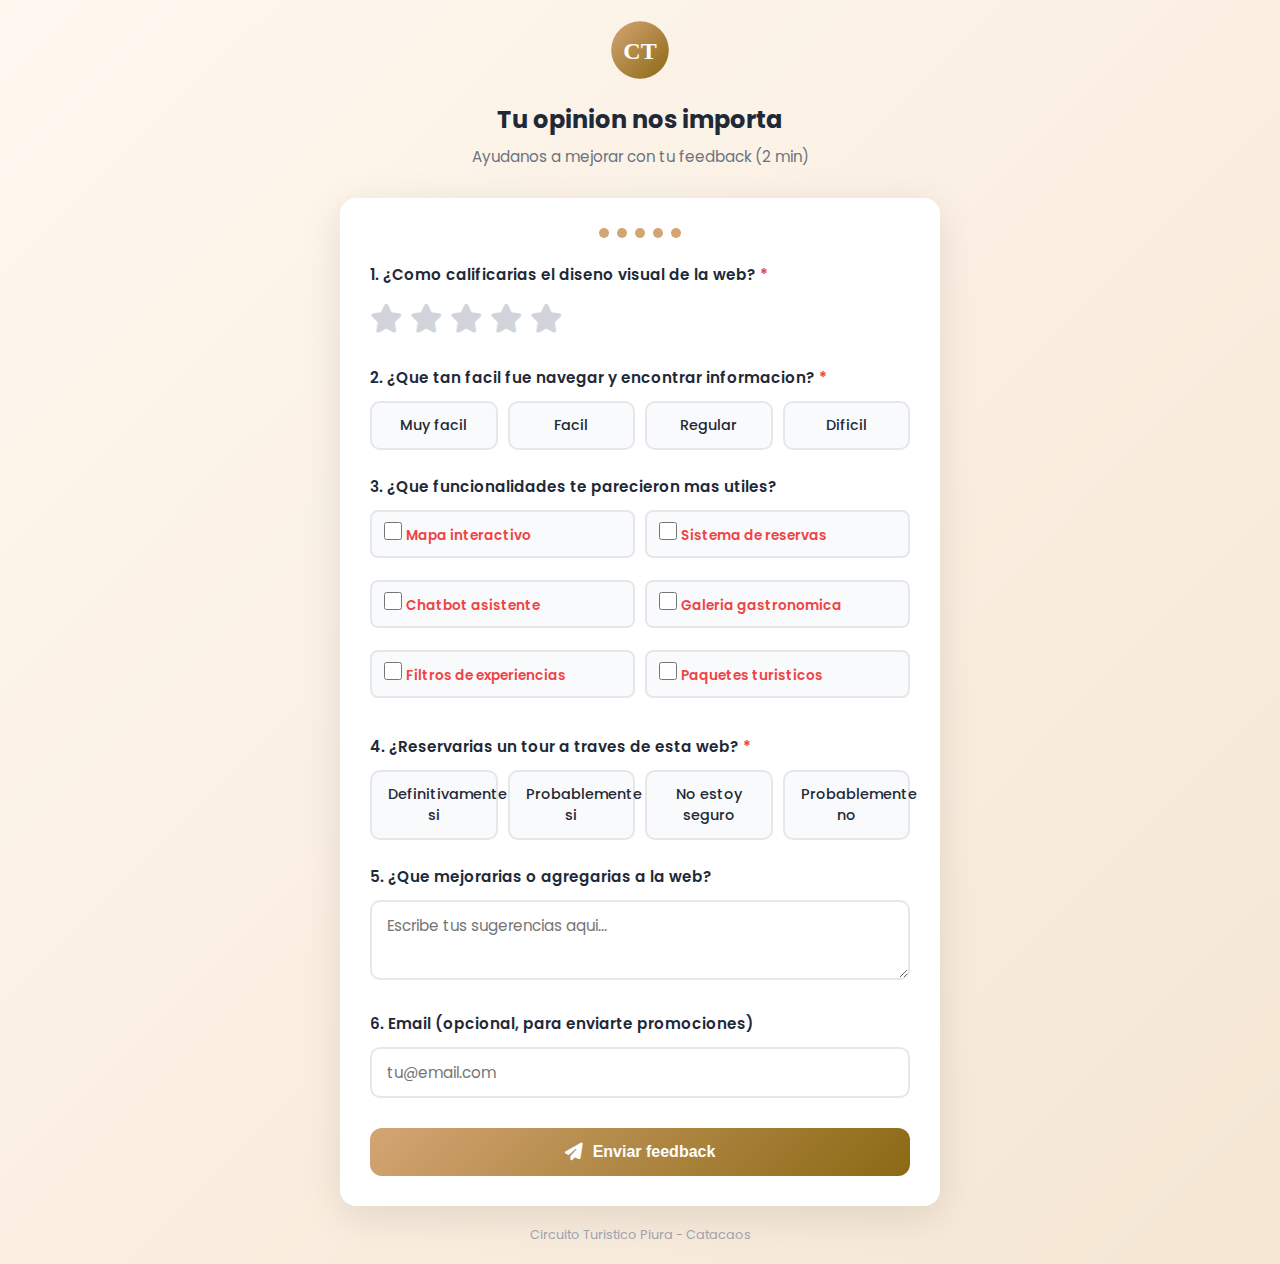
<file: validacion.html>
<!DOCTYPE html>
<html lang="es">
<head>
    <meta charset="UTF-8">
    <meta name="viewport" content="width=device-width, initial-scale=1.0">
    <title>Validacion - Circuito Turistico Piura</title>
    <link rel="icon" type="image/svg+xml" href="assets/favicon.svg">
    <link href="https://fonts.googleapis.com/css2?family=Poppins:wght@400;500;600;700&display=swap" rel="stylesheet">
    <link rel="stylesheet" href="https://cdnjs.cloudflare.com/ajax/libs/font-awesome/6.5.1/css/all.min.css">
    <style>
        * {
            margin: 0;
            padding: 0;
            box-sizing: border-box;
        }

        body {
            font-family: 'Poppins', sans-serif;
            background: linear-gradient(135deg, #FFF8F0 0%, #F5E6D3 100%);
            min-height: 100vh;
            padding: 20px;
        }

        .container {
            max-width: 600px;
            margin: 0 auto;
        }

        .header {
            text-align: center;
            margin-bottom: 30px;
        }

        .header img {
            width: 60px;
            margin-bottom: 15px;
        }

        .header h1 {
            font-size: 1.5rem;
            color: #1f2937;
            margin-bottom: 8px;
        }

        .header p {
            color: #6b7280;
            font-size: 0.95rem;
        }

        .form-card {
            background: white;
            border-radius: 16px;
            padding: 30px;
            box-shadow: 0 10px 40px rgba(0,0,0,0.1);
        }

        .question {
            margin-bottom: 25px;
        }

        .question:last-of-type {
            margin-bottom: 30px;
        }

        .question label {
            display: block;
            font-weight: 600;
            color: #1f2937;
            margin-bottom: 12px;
            font-size: 0.95rem;
        }

        .question label span {
            color: #ef4444;
        }

        /* Rating Stars */
        .rating {
            display: flex;
            gap: 8px;
            flex-direction: row-reverse;
            justify-content: flex-end;
        }

        .rating input {
            display: none;
        }

        .rating label {
            cursor: pointer;
            font-size: 1.8rem;
            color: #d1d5db;
            transition: color 0.2s;
            margin: 0;
        }

        .rating label:hover,
        .rating label:hover ~ label,
        .rating input:checked ~ label {
            color: #fbbf24;
        }

        /* Radio Options */
        .options {
            display: flex;
            flex-wrap: wrap;
            gap: 10px;
        }

        .option {
            flex: 1;
            min-width: 120px;
        }

        .option input {
            display: none;
        }

        .option label {
            display: block;
            padding: 12px 16px;
            background: #f9fafb;
            border: 2px solid #e5e7eb;
            border-radius: 10px;
            text-align: center;
            cursor: pointer;
            transition: all 0.3s;
            font-weight: 500;
            font-size: 0.9rem;
            margin: 0;
        }

        .option input:checked + label {
            background: #FFF8F0;
            border-color: #D4A574;
            color: #8B6914;
        }

        .option label:hover {
            border-color: #D4A574;
        }

        /* Checkbox Options */
        .checkbox-options {
            display: grid;
            grid-template-columns: 1fr 1fr;
            gap: 10px;
        }

        .checkbox-option {
            display: flex;
            align-items: center;
            gap: 10px;
            padding: 10px 12px;
            background: #f9fafb;
            border: 2px solid #e5e7eb;
            border-radius: 8px;
            cursor: pointer;
            transition: all 0.3s;
        }

        .checkbox-option:hover {
            border-color: #D4A574;
        }

        .checkbox-option input {
            width: 18px;
            height: 18px;
            accent-color: #D4A574;
        }

        .checkbox-option span {
            font-size: 0.85rem;
            color: #4b5563;
        }

        /* Textarea */
        textarea {
            width: 100%;
            padding: 12px 15px;
            border: 2px solid #e5e7eb;
            border-radius: 10px;
            font-family: inherit;
            font-size: 0.95rem;
            resize: vertical;
            min-height: 80px;
            transition: border-color 0.3s;
        }

        textarea:focus {
            outline: none;
            border-color: #D4A574;
        }

        /* Input */
        input[type="text"],
        input[type="email"] {
            width: 100%;
            padding: 12px 15px;
            border: 2px solid #e5e7eb;
            border-radius: 10px;
            font-family: inherit;
            font-size: 0.95rem;
            transition: border-color 0.3s;
        }

        input[type="text"]:focus,
        input[type="email"]:focus {
            outline: none;
            border-color: #D4A574;
        }

        /* Submit Button */
        .btn-submit {
            width: 100%;
            padding: 15px;
            background: linear-gradient(135deg, #D4A574 0%, #8B6914 100%);
            color: white;
            border: none;
            border-radius: 12px;
            font-size: 1rem;
            font-weight: 600;
            cursor: pointer;
            display: flex;
            align-items: center;
            justify-content: center;
            gap: 10px;
            transition: transform 0.3s, box-shadow 0.3s;
        }

        .btn-submit:hover {
            transform: translateY(-2px);
            box-shadow: 0 8px 25px rgba(212, 165, 116, 0.4);
        }

        .btn-submit i {
            font-size: 1.1rem;
        }

        /* Progress */
        .progress {
            display: flex;
            justify-content: center;
            gap: 8px;
            margin-bottom: 25px;
        }

        .progress-dot {
            width: 10px;
            height: 10px;
            border-radius: 50%;
            background: #e5e7eb;
        }

        .progress-dot.active {
            background: #D4A574;
        }

        /* Footer */
        .footer {
            text-align: center;
            margin-top: 20px;
            color: #9ca3af;
            font-size: 0.8rem;
        }

        /* Thank you message */
        .thank-you {
            display: none;
            text-align: center;
            padding: 40px 20px;
        }

        .thank-you.active {
            display: block;
        }

        .thank-you i {
            font-size: 4rem;
            color: #10b981;
            margin-bottom: 20px;
        }

        .thank-you h2 {
            color: #1f2937;
            margin-bottom: 10px;
        }

        .thank-you p {
            color: #6b7280;
        }

        .form-content.hidden {
            display: none;
        }

        @media (max-width: 480px) {
            .checkbox-options {
                grid-template-columns: 1fr;
            }

            .options {
                flex-direction: column;
            }

            .option {
                min-width: 100%;
            }
        }
    </style>
</head>
<body>
    <div class="container">
        <div class="header">
            <img src="assets/favicon.svg" alt="Logo">
            <h1>Tu opinion nos importa</h1>
            <p>Ayudanos a mejorar con tu feedback (2 min)</p>
        </div>

        <div class="form-card">
            <div class="progress">
                <span class="progress-dot active"></span>
                <span class="progress-dot active"></span>
                <span class="progress-dot active"></span>
                <span class="progress-dot active"></span>
                <span class="progress-dot active"></span>
            </div>

            <form id="validationForm" class="form-content">
                <!-- Pregunta 1: Diseño -->
                <div class="question">
                    <label>1. ¿Como calificarias el diseno visual de la web? <span>*</span></label>
                    <div class="rating">
                        <input type="radio" name="diseno" id="d5" value="5" required>
                        <label for="d5"><i class="fas fa-star"></i></label>
                        <input type="radio" name="diseno" id="d4" value="4">
                        <label for="d4"><i class="fas fa-star"></i></label>
                        <input type="radio" name="diseno" id="d3" value="3">
                        <label for="d3"><i class="fas fa-star"></i></label>
                        <input type="radio" name="diseno" id="d2" value="2">
                        <label for="d2"><i class="fas fa-star"></i></label>
                        <input type="radio" name="diseno" id="d1" value="1">
                        <label for="d1"><i class="fas fa-star"></i></label>
                    </div>
                </div>

                <!-- Pregunta 2: Facilidad -->
                <div class="question">
                    <label>2. ¿Que tan facil fue navegar y encontrar informacion? <span>*</span></label>
                    <div class="options">
                        <div class="option">
                            <input type="radio" name="facilidad" id="f1" value="Muy facil" required>
                            <label for="f1">Muy facil</label>
                        </div>
                        <div class="option">
                            <input type="radio" name="facilidad" id="f2" value="Facil">
                            <label for="f2">Facil</label>
                        </div>
                        <div class="option">
                            <input type="radio" name="facilidad" id="f3" value="Regular">
                            <label for="f3">Regular</label>
                        </div>
                        <div class="option">
                            <input type="radio" name="facilidad" id="f4" value="Dificil">
                            <label for="f4">Dificil</label>
                        </div>
                    </div>
                </div>

                <!-- Pregunta 3: Funcionalidades -->
                <div class="question">
                    <label>3. ¿Que funcionalidades te parecieron mas utiles?</label>
                    <div class="checkbox-options">
                        <label class="checkbox-option">
                            <input type="checkbox" name="funciones" value="Mapa interactivo">
                            <span>Mapa interactivo</span>
                        </label>
                        <label class="checkbox-option">
                            <input type="checkbox" name="funciones" value="Sistema de reservas">
                            <span>Sistema de reservas</span>
                        </label>
                        <label class="checkbox-option">
                            <input type="checkbox" name="funciones" value="Chatbot">
                            <span>Chatbot asistente</span>
                        </label>
                        <label class="checkbox-option">
                            <input type="checkbox" name="funciones" value="Galeria gastronomica">
                            <span>Galeria gastronomica</span>
                        </label>
                        <label class="checkbox-option">
                            <input type="checkbox" name="funciones" value="Filtros de experiencias">
                            <span>Filtros de experiencias</span>
                        </label>
                        <label class="checkbox-option">
                            <input type="checkbox" name="funciones" value="Paquetes turisticos">
                            <span>Paquetes turisticos</span>
                        </label>
                    </div>
                </div>

                <!-- Pregunta 4: Intencion de compra -->
                <div class="question">
                    <label>4. ¿Reservarias un tour a traves de esta web? <span>*</span></label>
                    <div class="options">
                        <div class="option">
                            <input type="radio" name="intencion" id="i1" value="Definitivamente si" required>
                            <label for="i1">Definitivamente si</label>
                        </div>
                        <div class="option">
                            <input type="radio" name="intencion" id="i2" value="Probablemente si">
                            <label for="i2">Probablemente si</label>
                        </div>
                        <div class="option">
                            <input type="radio" name="intencion" id="i3" value="No estoy seguro">
                            <label for="i3">No estoy seguro</label>
                        </div>
                        <div class="option">
                            <input type="radio" name="intencion" id="i4" value="Probablemente no">
                            <label for="i4">Probablemente no</label>
                        </div>
                    </div>
                </div>

                <!-- Pregunta 5: Sugerencias -->
                <div class="question">
                    <label>5. ¿Que mejorarias o agregarias a la web?</label>
                    <textarea name="sugerencias" placeholder="Escribe tus sugerencias aqui..."></textarea>
                </div>

                <!-- Pregunta 6: Email (opcional) -->
                <div class="question">
                    <label>6. Email (opcional, para enviarte promociones)</label>
                    <input type="email" name="email" placeholder="tu@email.com">
                </div>

                <button type="submit" class="btn-submit">
                    <i class="fas fa-paper-plane"></i>
                    Enviar feedback
                </button>
            </form>

            <div class="thank-you" id="thankYou">
                <i class="fas fa-check-circle"></i>
                <h2>¡Gracias por tu feedback!</h2>
                <p>Tu opinion nos ayuda a mejorar.</p>
                <br>
                <a href="index.html" style="color: #D4A574; text-decoration: none; font-weight: 600;">
                    <i class="fas fa-arrow-left"></i> Volver a la web
                </a>
            </div>
        </div>

        <!-- Iframe oculto para Google Sheets -->
        <iframe id="hidden_iframe" name="hidden_iframe" style="display:none;"></iframe>

        <div class="footer">
            Circuito Turistico Piura - Catacaos
        </div>
    </div>

    <script>
        var GOOGLE_SCRIPT_URL = 'https://script.google.com/macros/s/AKfycbxEYTs3mhRLyxcGr3OuUSyFrT6_3sVDNw5NhvHTRvh8ezU0J7dLkxvLmdz8MuLPIh-6/exec';

        document.getElementById('validationForm').addEventListener('submit', function(e) {
            e.preventDefault();

            // Mostrar estado de envio
            var btnSubmit = document.querySelector('.btn-submit');
            btnSubmit.innerHTML = '<i class="fas fa-spinner fa-spin"></i> Enviando...';
            btnSubmit.disabled = true;

            // Recopilar datos del formulario
            var formData = new FormData(this);

            // Procesar campos simples
            var diseno = formData.get('diseno') || '0';
            var facilidad = formData.get('facilidad') || 'No respondido';
            var intencion = formData.get('intencion') || 'No respondido';
            var sugerencias = formData.get('sugerencias') || 'Sin sugerencias';
            var email = formData.get('email') || 'No proporcionado';

            // Procesar checkboxes
            var funciones = [];
            document.querySelectorAll('input[name="funciones"]:checked').forEach(function(cb) {
                funciones.push(cb.value);
            });
            var funcionesStr = funciones.length > 0 ? funciones.join(', ') : 'Ninguna seleccionada';

            // Construir URL con parametros GET
            var url = GOOGLE_SCRIPT_URL + '?' +
                'diseno=' + encodeURIComponent(diseno) +
                '&facilidad=' + encodeURIComponent(facilidad) +
                '&funciones=' + encodeURIComponent(funcionesStr) +
                '&intencion=' + encodeURIComponent(intencion) +
                '&sugerencias=' + encodeURIComponent(sugerencias) +
                '&email=' + encodeURIComponent(email);

            // Enviar via iframe oculto
            var iframe = document.getElementById('hidden_iframe');
            iframe.src = url;

            // Mostrar mensaje de gracias
            setTimeout(function() {
                document.querySelector('.form-content').classList.add('hidden');
                document.getElementById('thankYou').classList.add('active');
            }, 1500);
        });
    </script>
</body>
</html>
</file>
